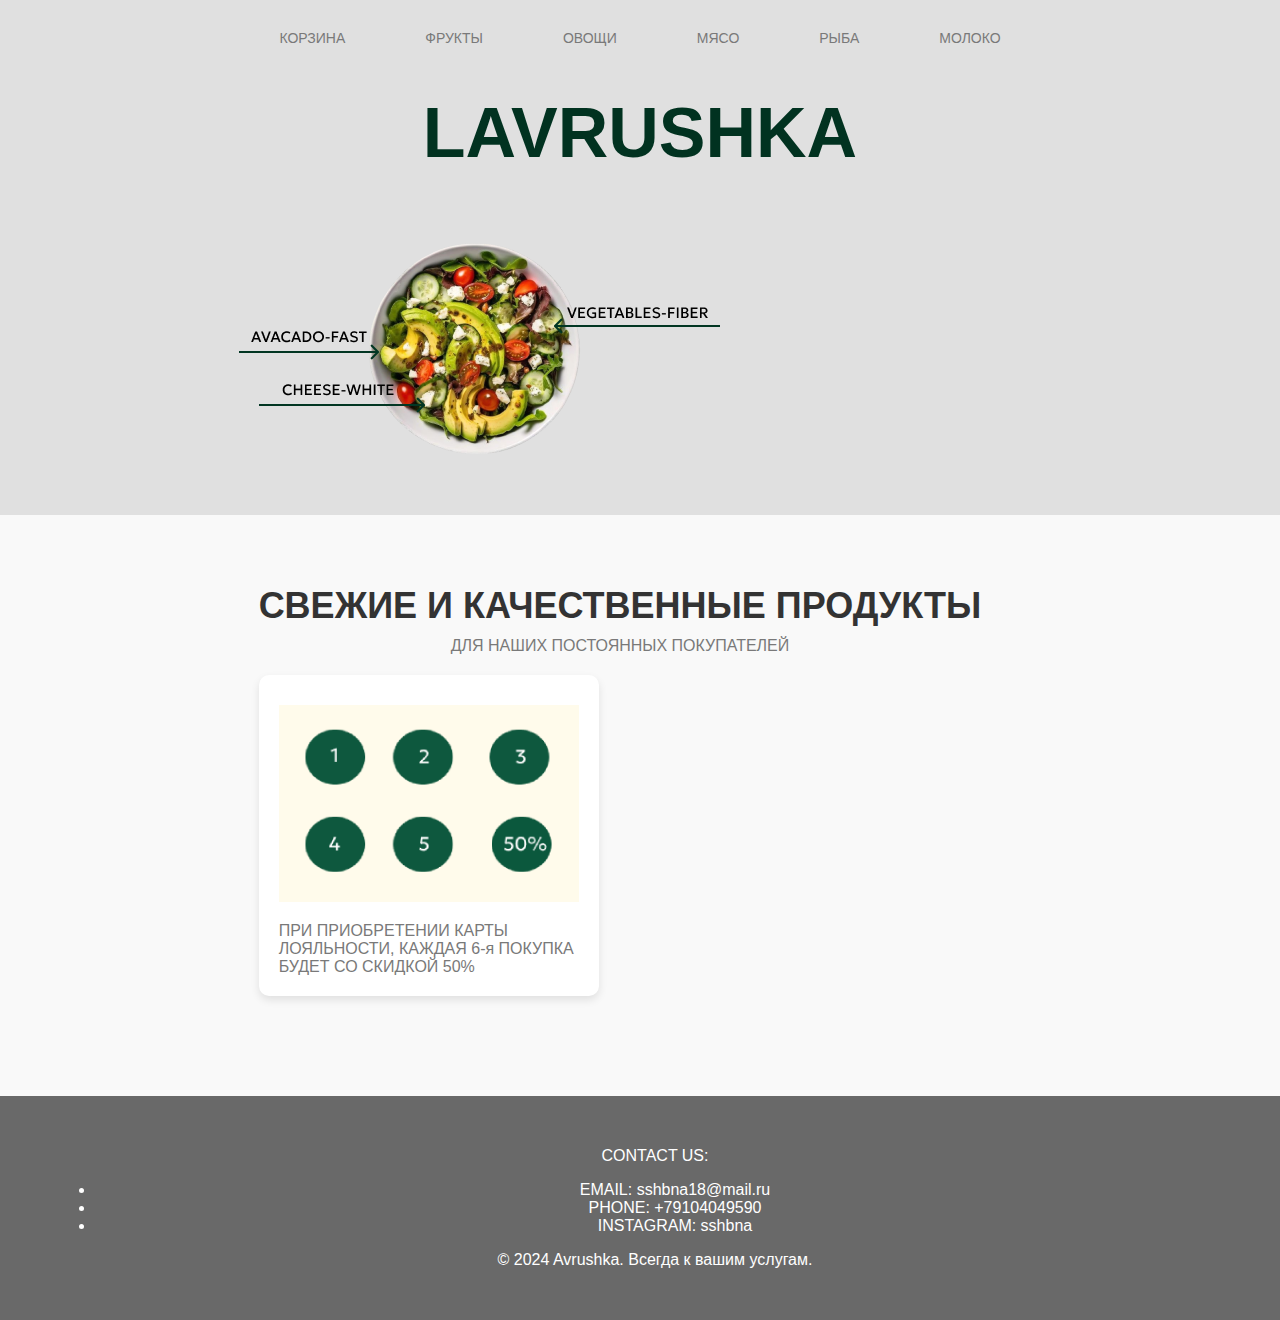
<file: Frontend/главнаястр/index.html>
<!DOCTYPE html>
<html lang="ru">
<head>
    <meta charset="UTF-8">
    <meta name="viewport" content="width=device-width, initial-scale=1.0">
    <title>Lavrushka</title>
    <link rel="stylesheet" href="index.css">
</head>
<body>
    <header class="header">
        <div class="container">
            <div class="product-category">
                <p onclick="goToCategory('../корзина/korzina.html')">КОРЗИНА</p>
                <p onclick="goToCategory('../Фрукты/fruts.html')">ФРУКТЫ</p>
                <p onclick="goToCategory('../Овощи/vegetables.html')">ОВОЩИ</p>
                <p onclick="goToCategory('../Мясо/meat.html')">МЯСО</p>
                <p onclick="goToCategory('../Рыба/fish.html')">РЫБА</p>
                <p onclick="goToCategory('../молоко/dairy.html')">МОЛОКО</p>
            </div>
            <h1>LAVRUSHKA</h1>
            <div class="product-image">
                <img src="./тарелка.png" alt="Салат">
            </div>
        </div>
    </header>

    <main class="content">
        <section class="product-banner">
            <div class="container">
                <div class="product-text">
                    <h2>СВЕЖИЕ И КАЧЕСТВЕННЫЕ ПРОДУКТЫ</h2>
                    <p>ДЛЯ НАШИХ ПОСТОЯННЫХ ПОКУПАТЕЛЕЙ</p>
                    <div class="discount-card">
                        <img src="./карта.png" alt="Карта скидки">
                        <div class="discount-text">
                            <p>ПРИ ПРИОБРЕТЕНИИ КАРТЫ ЛОЯЛЬНОСТИ, КАЖДАЯ 6-я ПОКУПКА БУДЕТ СО СКИДКОЙ 50%</p>
                        </div>
                        </div>
                    </div>
                </div>
            </div>
        </section>

        <div id="cart"></div>
    </main>

    <footer class="footer">
        <div class="container">
            <p>CONTACT US:</p>
            <ul>
                <li>EMAIL: <a href="mailto:sshbna18@mail.ru">sshbna18@mail.ru</a></li>
                <li>PHONE: +79104049590</li>
                <li>INSTAGRAM: sshbna</li>
            </ul>
            <p>© 2024 Avrushka. Всегда к вашим услугам.</p>
        </div>
    </footer>

    <script>
        function goToCategory(category) {
            window.location.href = category; 
        }

    </script>
</body>
</html>
</file>
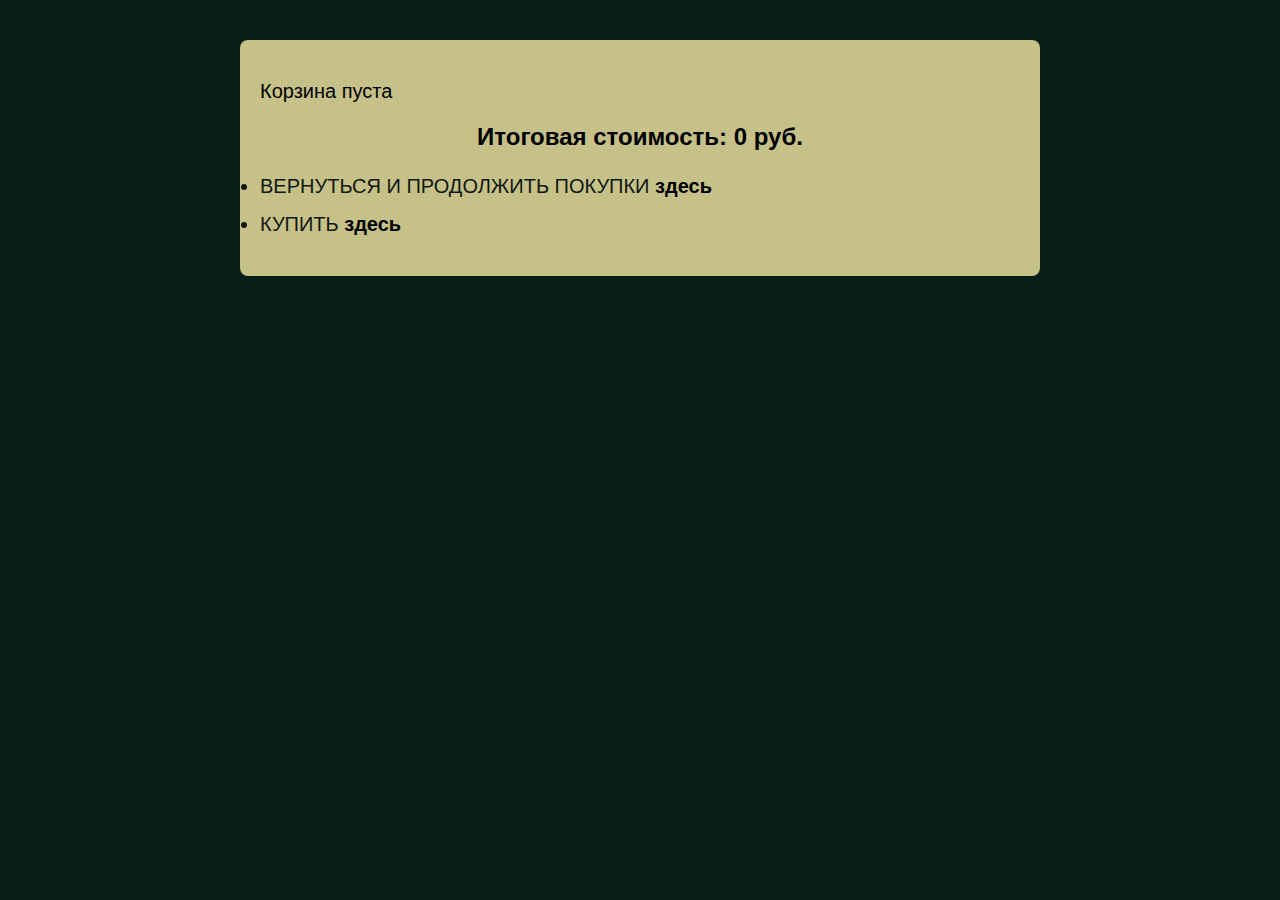
<file: Frontend/корзина/korzina.html>
<!DOCTYPE html>
<html lang="en">
<head>
    <meta charset="UTF-8">
    <meta name="viewport" content="width=device-width, initial-scale=1.0">
    <link rel="stylesheet" href="korzina.css">
    <title>Корзина</title>
</head>
<body>
<div class="container">
    <ul id="cart-items"></ul>
    <p id="total-price">Итоговая стоимость: 0 руб.</p>
    <ul>
        <li>ВЕРНУТЬСЯ И ПРОДОЛЖИТЬ ПОКУПКИ <a href="../главнаястр/index.html">здесь</a></li>
        <li>КУПИТЬ <a href="#">здесь</a></li>
    </ul>
</div>

<script type="module">
    import BasketEventListener from "../basket_listener.js"

    const basketListener = new BasketEventListener()
    await basketListener.getCart()

    // Обновление отображения корзины
    const cartItemsContainer = document.getElementById('cart-items');
    cartItemsContainer.innerHTML = ''; // Очищаем текущий список

    // Проверяем, есть ли товары в корзине
    if (basketListener.cart.length === 0) {
        cartItemsContainer.innerHTML = '<li>Корзина пуста</li>';
    } else {
        // Перебираем товары и отображаем их
        basketListener.cart.forEach(item => {
            const li = document.createElement('li');
            li.textContent = `${item.name} - ${item.price} руб. (${item.count})`;
            cartItemsContainer.appendChild(li);
        });
    }

    // Отображаем общую стоимость
    document.getElementById('total-price').textContent = `Итоговая стоимость: ${basketListener.totalPrice} руб.`;
</script>
</body>
</html>
</file>
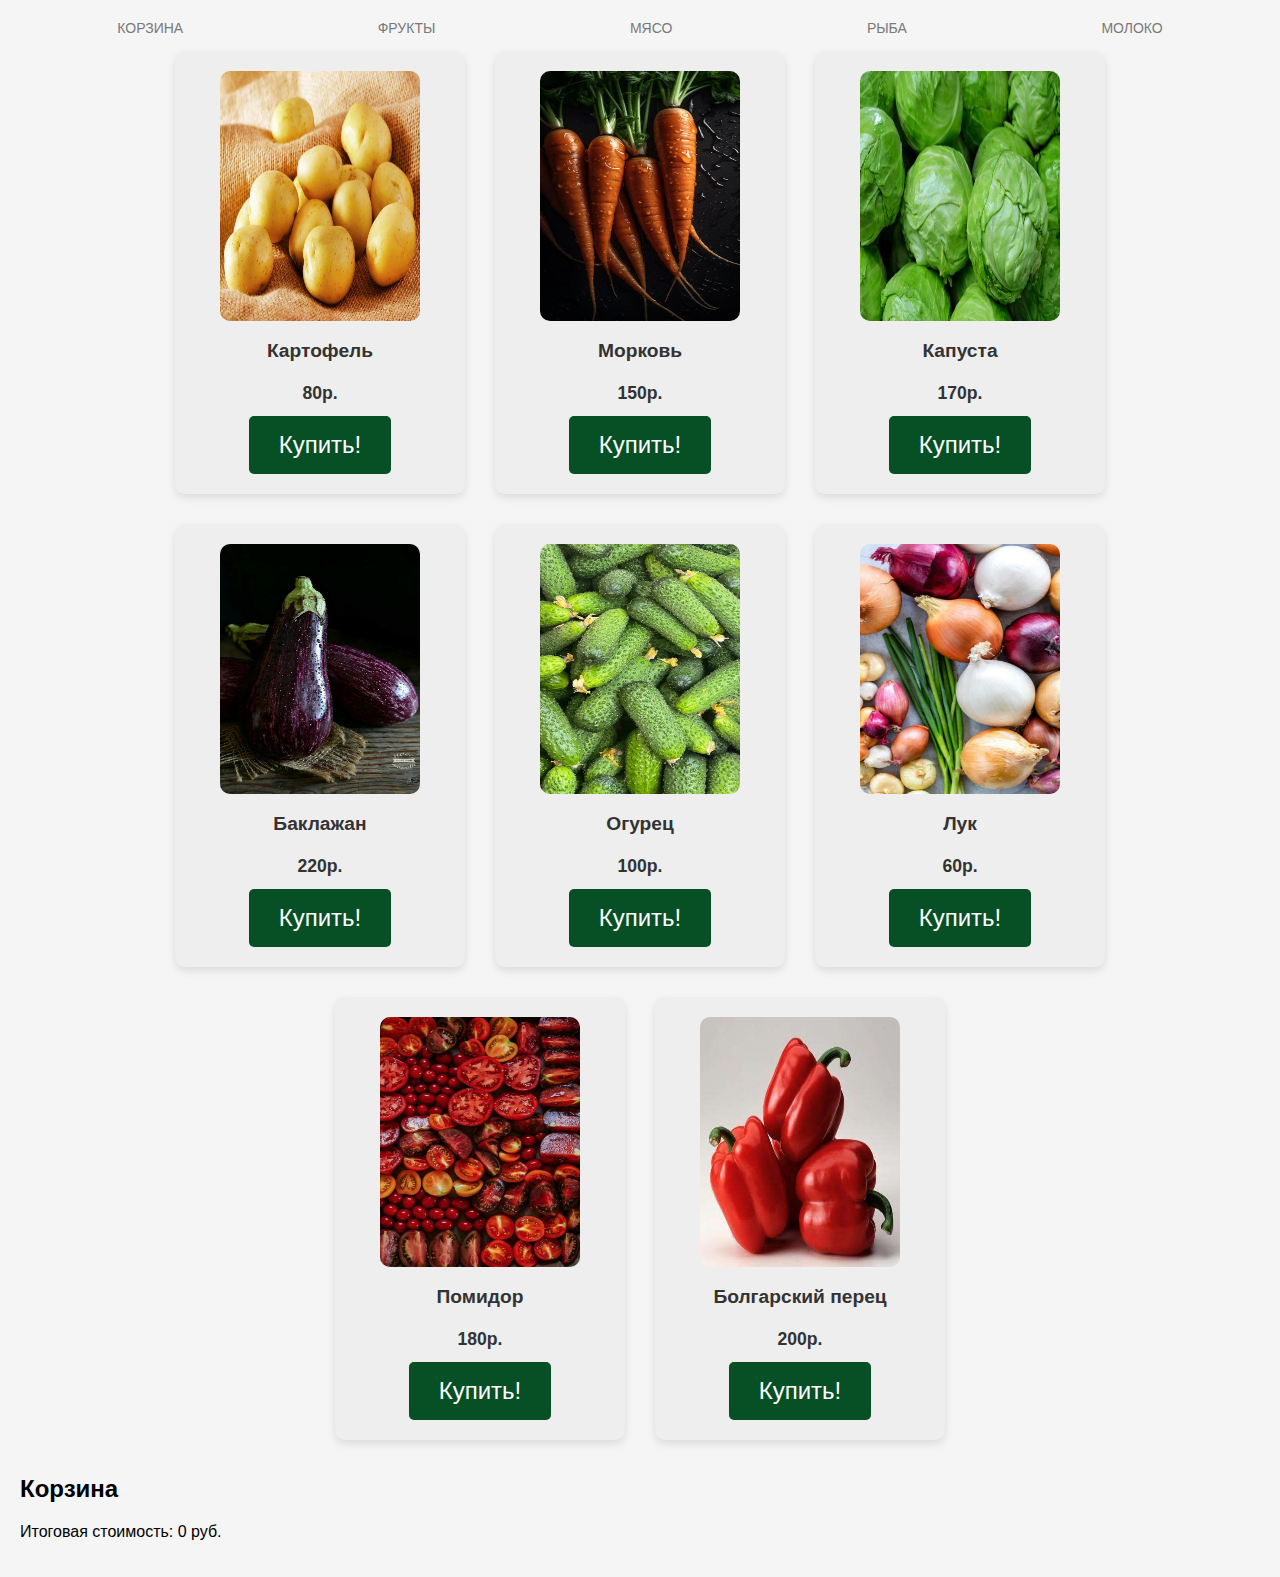
<file: Frontend/овощи/vegetables.html>
<!DOCTYPE html>
<html lang="ru">
<head>
    <meta charset="UTF-8">
    <meta name="viewport" content="width=device-width, initial-scale=1.0">
    <title>Овощи</title>
    <link rel="stylesheet" href="index.css">
</head>
<body>
    <div class="product-category">
        <a href='../корзина/korzina.html'>КОРЗИНА</a>
        <a href='../Фрукты/fruts.html'>ФРУКТЫ</a>
        <a href='../Мясо/meat.html'>МЯСО</a>
        <a href='../Рыба/fish.html'>РЫБА</a>
        <a href='../молоко/dairy.html'>МОЛОКО</a>
    </div>
    
    <div class="container">
        <div class="product">
            <img src="./картошка.jpg" alt="Картофель">
            <h3>Картофель</h3>
            <p class="price">80р.</p>
            <button class="button" data-name="Картофель" data-price="80">Купить!</button>
        </div>

        <div class="product">
            <img src="./Морковь.jpg" alt="Морковь">
            <h3>Морковь</h3>
            <p class="price">150р.</p>
            <button class="button" data-name="Морковь" data-price="150">Купить!</button>
        </div>

        <div class="product">
            <img src="./капуста.jpg" alt="Капуста">
            <h3>Капуста</h3>
            <p class="price">170р.</p>
            <button class="button" data-name="Капуста" data-price="170">Купить!</button>
        </div>

        <div class="product">
            <img src="./баклажан.jpg" alt="Баклажан">
            <h3>Баклажан</h3>
            <p class="price">220р.</p>
            <button class="button" data-name="Баклажан" data-price="220">Купить!</button>
        </div>

        <div class="product">
            <img src="./огурец.jpg" alt="Огурец">
            <h3>Огурец</h3>
            <p class="price">100р.</p>
            <button class="button" data-name="Огурец" data-price="100">Купить!</button>
        </div>
        
        <div class="product">
            <img src="./лук.jpg" alt="Лук">
            <h3>Лук</h3>
            <p class="price">60р.</p>
            <button class="button" data-name="Лук" data-price="60">Купить!</button>
        </div>

        <div class="product">
            <img src="./Помидор.jpg" alt="Помидор">
            <h3>Помидор</h3>
            <p class="price">180р.</p>
            <button class="button" data-name="Помидор" data-price="180">Купить!</button>
        </div>
        
        <div class="product">
            <img src="./перец.jpg" alt="Болгарский перец">
            <h3>Болгарский перец</h3>
            <p class="price">200р.</p>
            <button class="button" data-name="Болгарский перец" data-price="200">Купить!</button>
        </div>
    </div>

    <!-- Корзина -->
    <div id="cart">
        <h2>Корзина</h2>
        <ul id="cart-items"></ul>
        <p id="total-price">Итоговая стоимость: 0 руб.</p>
    </div>

    <script type="module">
        import BasketEventListener from '../basket_listener.js';
        const basketEventListener = new BasketEventListener()
        await basketEventListener.getCart()
    </script>
</body>
</html>
</file>
<file: Frontend/главнаястр/index.css>
body {
  font-family: 'Arial', sans-serif; /* Шрифт для всего документа */
  margin: 0; /* Убираем отступы по умолчанию */
  padding: 0; /* Убираем внутренние отступы по умолчанию */
  background-color: #f9f9f9; /* Цвет фона страницы */
  color: #333; /* Цвет текста */
}

.container {
  max-width: 1200px; /* Максимальная ширина контейнера */
  margin: 0 auto; /* Центрирование контейнера на странице */
  padding: 20px; /* Внутренние отступы для контейнера */
}

.header {
  display: flex; /* Используем Flexbox для расположения элементов в шапке */
  align-items: center; /* Выравнивание элементов по центру по вертикали */
  justify-content: space-between; /* Распределяем элементы по краям */
  padding: 10px; /* Внутренние отступы для шапки */
  background-color: #e0e0e0; /* Цвет фона для шапки */
}

.header p {
  margin: 0; /* Убираем отступы для пунктов меню в шапке */
}

h1 {
  text-align: center; /* Центрируем заголовок */
  flex: 1; /* Даем заголовку возможность занимать оставшееся пространство */
  font-size: 70px; /* Размер шрифта для заголовка */
  color: #013220; /* Цвет заголовка */
}

.product-category {
  display: flex; /* Используем Flexbox для расположения элементов категории продуктов */
  justify-content: space-around; /* Распределение элементов с равными отступами */
  margin: 0; /* Убираем отступы */
  padding: 0; /* Убираем внутренние отступы */
}

.product-category p {
  margin: 0; /* Убираем отступы для пунктов меню в категории продуктов */
  padding: 0 40px; /* Горизонтальные отступы для пунктов меню */
  color: #797979; /* Цвет текста для пунктов меню */
  font-size: 14px; /* Размер шрифта для пунктов меню */
}

.content {
  padding: 20px; /* Внутренние отступы для основного контента */
}

.product-banner {
  display: flex; /* Используем Flexbox для размещения элементов в баннере */
  align-items: center; /* Выравнивание элементов по центру по вертикали */
  justify-content: center; /* Центрируем элементы по горизонтали */
  text-align: center; /* Выравниваем текст по центру */
  margin-bottom: 40px; /* Отступ снизу */
}

.product-text {
  margin-right: 40px; /* Отступ справа для текста продуктов */
}

.product-text h2 {
  font-size: 36px; /* Размер шрифта для заголовка в тексте продукта */
  margin-bottom: 10px; /* Отступ снизу для заголовка */
}

.product-text p {
  font-size: 16px; /* Размер шрифта для описания текста продукта */
  color: #797979; /* Цвет описания */
  margin: 0; /* Убираем отступы */
}

.discount-card {
  display: flex; /* Используем Flexbox для карточки скидки */
  flex-direction: column; /* Располагаем элементы вертикально */
  align-items: center; /* Центрируем элементы внутри карточки */
  background-color: #fff; /* Цвет фона для карточки скидки */
  box-shadow: 0px 4px 8px rgba(0, 0, 0, 0.1); /* Тень для карточки с небольшим размытие */
  border-radius: 10px; /* Скругленные углы для карточки */
  padding: 20px; /* Внутренние отступы для карточки */
  margin: 20px 0; /* Вертикальные отступы для карточки */
  width: 300px; /* Фиксированная ширина для карточки */
}

.discount-card img {
  max-width: 300px; /* Максимальная ширина изображения в карточке */
  margin: 10px 0; /* Отступы для изображения */
}

.discount-text {
  text-align: left; /* Выравнивание текста внутри карточки влево */
  margin-top: 10px; /* Отступ сверху для текста скидки */
}

.footer {
  background-color: #696969; /* Цвет фона для футера */
  color: white; /* Цвет текста футера */
  text-align: center; /* Центрируем текст */
  padding: 15px; /* Внутренние отступы для футера */
  width: 100%; /* Занимает всю ширину страницы */
}

.footer ul {
  margin: 5px 0; /* Отступы для списка в футере */
}

.footer a {
  color: white; /* Цвет ссылок в футере */
  text-decoration: none; /* Убираем подчеркивание у ссылок */
}
</file>
<file: Frontend/корзина/korzina.css>
* {
    box-sizing: border-box; /* Устанавливаем box-sizing для расчета ширины и высоты элементов */
}

body {
    font-family: Arial, sans-serif; /* Шрифт для всего документа */
    margin: 0; /* Убираем отступы по умолчанию */
    padding: 0; /* Убираем внутренние отступы по умолчанию */
    background-color: #092018; /* Темный фон страницы */
    color: #111611; /* Цвет текста */
}

h1 {
    text-align: center; /* Центрируем заголовок */
    color: #c5c189; /* Цвет заголовка */
    margin-top: 20px; /* Отступ сверху для заголовка */
}

.container {
    max-width: 800px; /* Ограничиваем максимальную ширину контейнера */
    margin: 40px auto; /* Центрируем контейнер с отступами сверху и снизу */
    padding: 20px; /* Внутренние отступы для контейнера */
    background-color: #c5c189; /* Цвет фона для контейнера */
    box-shadow: 0 0 20px rgba(0, 0, 0, 0.1); /* Тень для контейнера */
    border-radius: 8px; /* Скругленные углы */
}

#cart-items {
    list-style-type: none; /* Убираем маркеры списка */
    padding: 0; /* Убираем внутренние отступы */
}

#cart-items li {
    font-size: 20px; /* Размер шрифта для элементов списка */
    margin: 15px 0; /* Отступы между пунктами списка */
    color: #000000; /* Цвет текста для элементов списка */
}

#total-price {
    font-size: 24px; /* Размер шрифта для итоговой стоимости */
    font-weight: bold; /* Жирный текст для выделения */
    margin-top: 20px; /* Отступ сверху */
    text-align: center; /* Центрируем текст */
    color: #000000; /* Цвет текста */
}

ul {
    margin: 20px 0; /* Отступы для общего списка */
    padding: 0; /* Убираем внутренние отступы у списков */
}

li {
    font-size: 20px; /* Размер шрифта для списка */
    margin: 15px 0; /* Отступы между элементами списка */
}

a {
    text-decoration: none; /* Убираем подчеркивание у ссылок */
    color: #000000; /* Цвет ссылок */
    font-weight: bold; /* Жирный текст для ссылок */
    transition: color 0.3s; /* Плавный переход цвета при наведении */
}

a:hover { /* псевдокласс, который активируется, когда курсор мыши находится на элементе */
    color:#074f24; /* Цвет ссылок при наведении */
}
</file>
<file: Frontend/овощи/index.css>
body {
    font-family: 'Roboto', sans-serif;
    background-color: #f5f5f5;
    margin: 0;
    padding: 20px;
   }
     /* Заголовок и описание */
  .product-text h2 {
    font-size: 36px;
  }
  
  .product-category {
    display: flex; 
    justify-content: space-around; 
    padding: 0px; 
    }
    
    .product-category a {
    margin: 0; 
    text-decoration: none;
    font-size: 14px;
    padding: 0 95px; /* Добавляем горизонтальный отступ */
    color: #797979;
    }
   h1 {
    text-align: center;
    margin-bottom: 30px;
    font-size: 2.5em;
    color: #333;
   }
   
   .container {
    display: flex;
    flex-wrap: wrap;
    justify-content: center;
   }
   
   .product {
    width: 250px;
    margin: 15px;
    padding: 20px;
    border-radius: 10px;
    box-shadow: 0 4px 8px rgba(0, 0, 0, 0.1);
    text-align: center;
    background-color: rgb(238, 238, 238);
    transition: transform 0.2s ease-in-out;
   }
   
   .product:hover {
    transform: translateY(-5px);
    box-shadow: 0 6px 12px rgba(0, 0, 0, 0.15);
   }
   
   .product img {
    max-width: 100%;
    height: auto;
    width: 200px;
    height: 250px;
    border-radius: 10px;
    margin-bottom: 15px;
   }
   
   .product h3 {
    margin-top: 0;
    margin-bottom: 10px;
    font-size: 1.2em;
    color: #333;
   }
   
   .product p {
    margin-bottom: 10px;
    line-height: 1.5;
   }
   
   .price {
    font-weight: bold;
    font-size: 1.1em;
    color: #333;
   }
   .button {
    display: inline-block;
    padding: 15px 30px; /* Увеличиваем отступы вокруг текста */
    font-size: 1.5em; /* Устанавливаем больший размер шрифта */
    color: white; /* Цвет текста кнопки */
    background-color: #074f24; /* Цвет фона кнопки */
    border: none; /* Убираем рамку */
    border-radius: 5px; /* Скругление углов кнопки */
    cursor: pointer; /* Курсор при наведении */
    transition: background-color 0.3s, transform 0.3s; /* Плавные переходы при наведении */
  }
  
  .button:hover {
    background-color: #020c04; /* Более темный цвет при наведении */
    transform: scale(1.05); /* Немного увеличиваем кнопку при наведении */
  }
</file>
